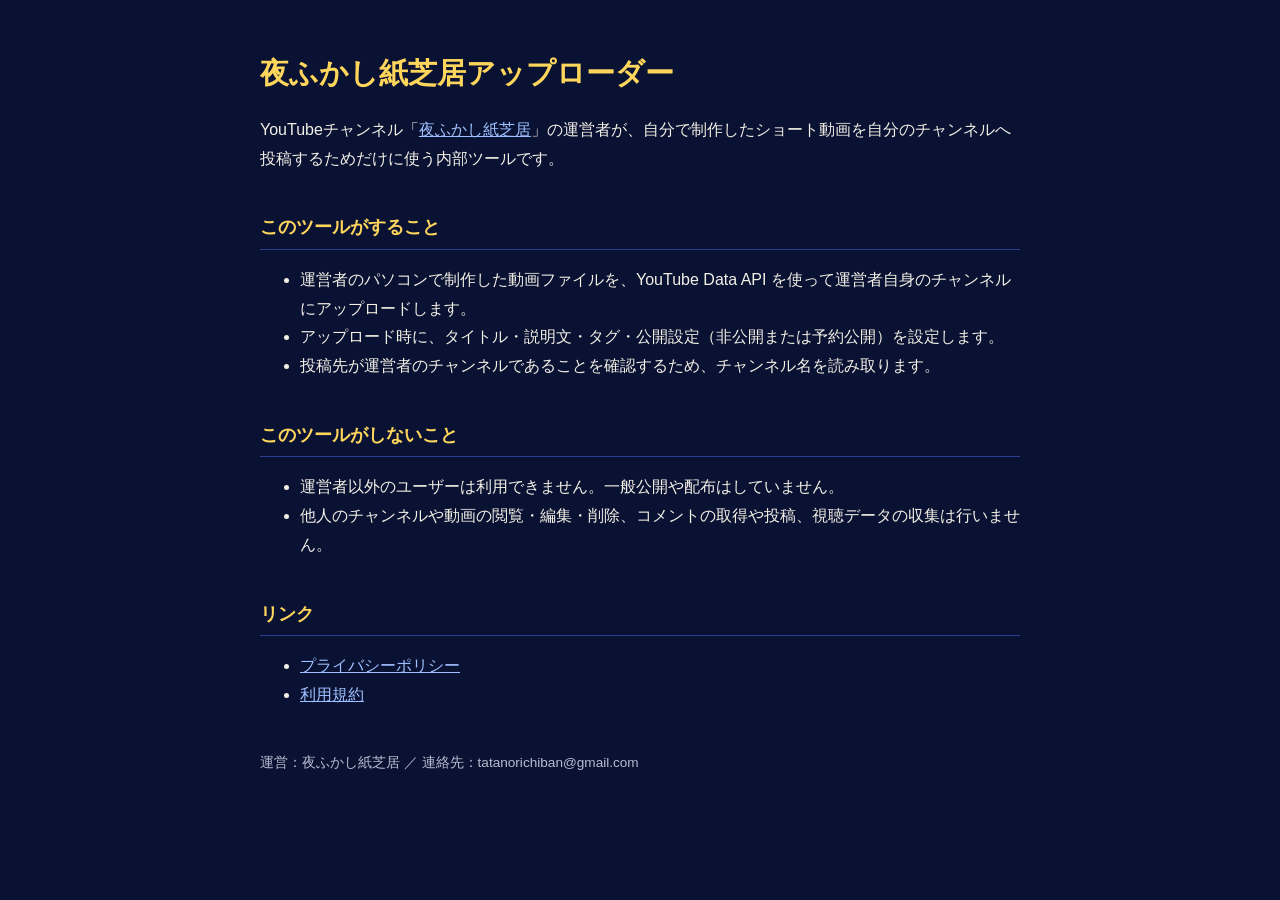
<file: index.html>
<!doctype html>
<html lang="ja">
<head>
<meta charset="utf-8">
<meta name="viewport" content="width=device-width,initial-scale=1">
<title>夜ふかし紙芝居アップローダー</title>
<link rel="stylesheet" href="style.css">
</head>
<body><main>
<h1>夜ふかし紙芝居アップローダー</h1>
<p>YouTubeチャンネル「<a href="https://www.youtube.com/@yofukashi_kamishibai">夜ふかし紙芝居</a>」の運営者が、自分で制作したショート動画を自分のチャンネルへ投稿するためだけに使う内部ツールです。</p>

<h2>このツールがすること</h2>
<ul>
<li>運営者のパソコンで制作した動画ファイルを、YouTube Data API を使って運営者自身のチャンネルにアップロードします。</li>
<li>アップロード時に、タイトル・説明文・タグ・公開設定（非公開または予約公開）を設定します。</li>
<li>投稿先が運営者のチャンネルであることを確認するため、チャンネル名を読み取ります。</li>
</ul>

<h2>このツールがしないこと</h2>
<ul>
<li>運営者以外のユーザーは利用できません。一般公開や配布はしていません。</li>
<li>他人のチャンネルや動画の閲覧・編集・削除、コメントの取得や投稿、視聴データの収集は行いません。</li>
</ul>

<h2>リンク</h2>
<ul>
<li><a href="privacy.html">プライバシーポリシー</a></li>
<li><a href="terms.html">利用規約</a></li>
</ul>

<footer>運営：夜ふかし紙芝居 ／ 連絡先：tatanorichiban@gmail.com</footer>
</main></body>
</html>
</file>
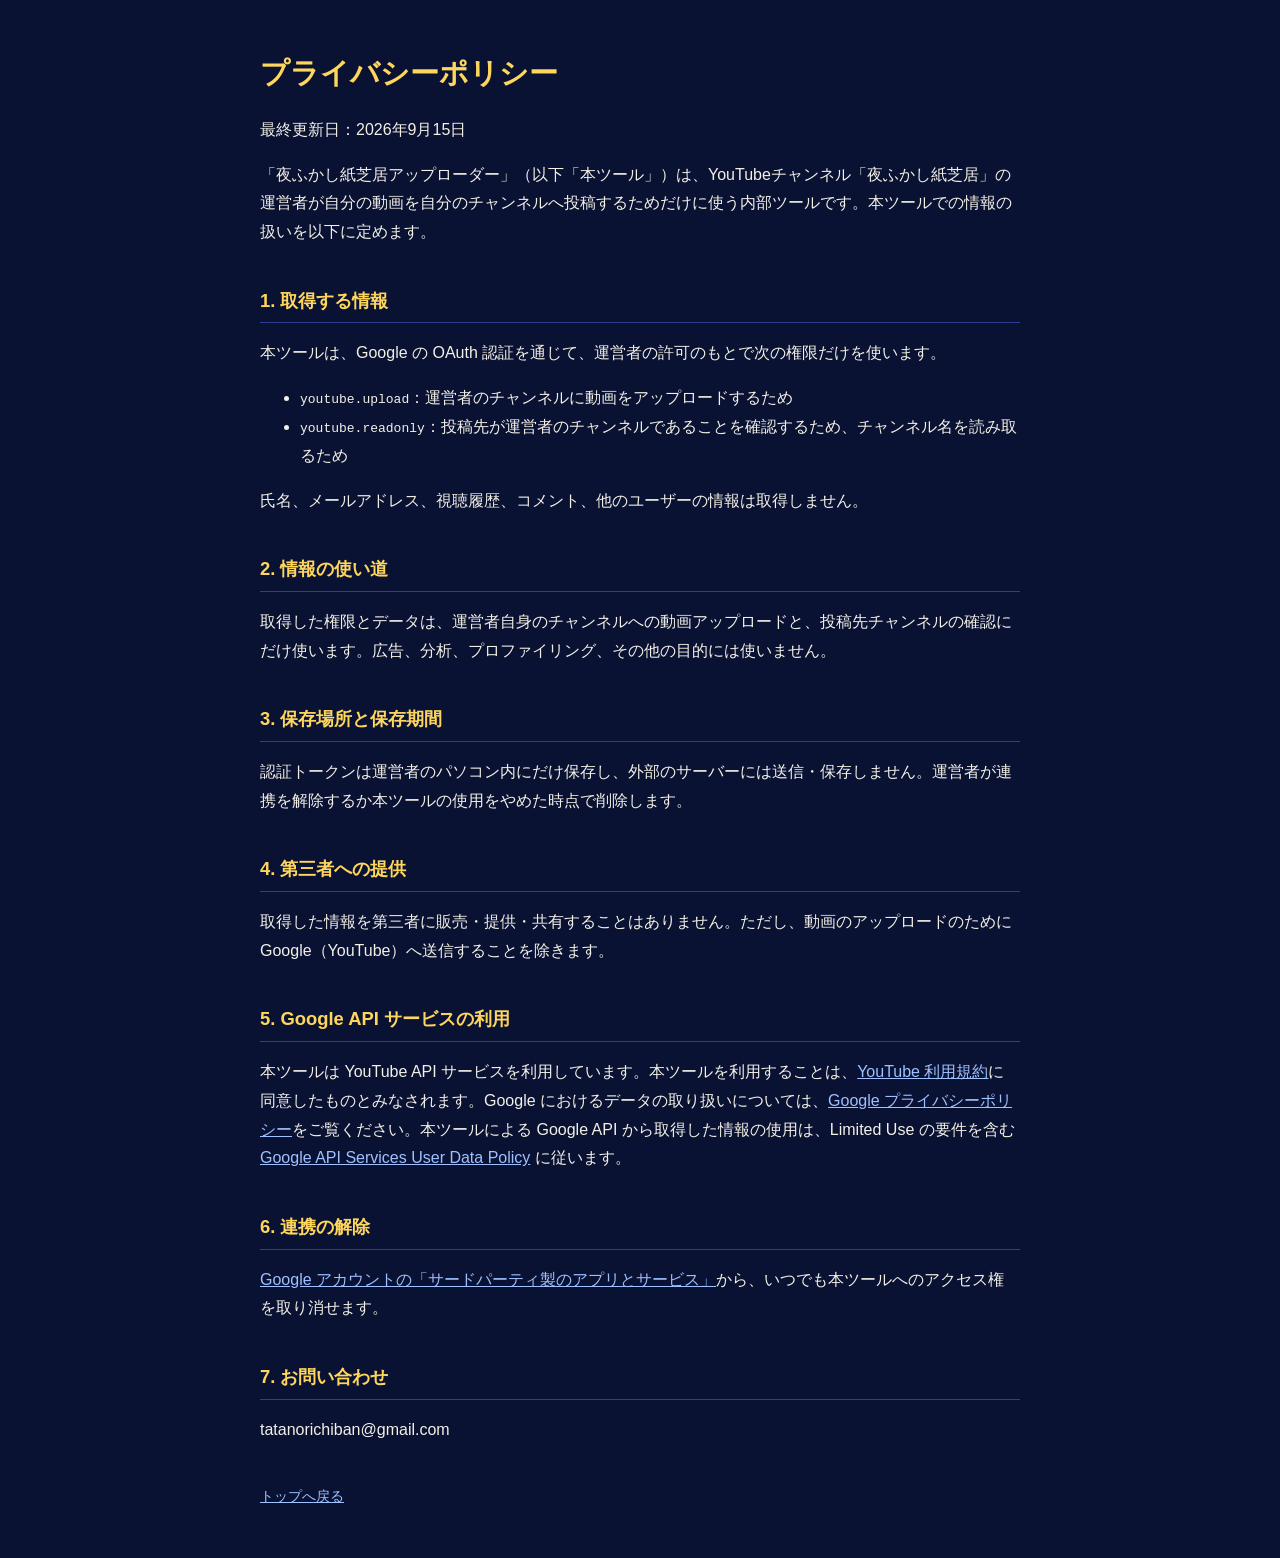
<file: privacy.html>
<!doctype html>
<html lang="ja">
<head>
<meta charset="utf-8">
<meta name="viewport" content="width=device-width,initial-scale=1">
<title>プライバシーポリシー｜夜ふかし紙芝居アップローダー</title>
<link rel="stylesheet" href="style.css">
</head>
<body><main>
<h1>プライバシーポリシー</h1>
<p>最終更新日：2026年9月15日</p>
<p>「夜ふかし紙芝居アップローダー」（以下「本ツール」）は、YouTubeチャンネル「夜ふかし紙芝居」の運営者が自分の動画を自分のチャンネルへ投稿するためだけに使う内部ツールです。本ツールでの情報の扱いを以下に定めます。</p>

<h2>1. 取得する情報</h2>
<p>本ツールは、Google の OAuth 認証を通じて、運営者の許可のもとで次の権限だけを使います。</p>
<ul>
<li><code>youtube.upload</code>：運営者のチャンネルに動画をアップロードするため</li>
<li><code>youtube.readonly</code>：投稿先が運営者のチャンネルであることを確認するため、チャンネル名を読み取るため</li>
</ul>
<p>氏名、メールアドレス、視聴履歴、コメント、他のユーザーの情報は取得しません。</p>

<h2>2. 情報の使い道</h2>
<p>取得した権限とデータは、運営者自身のチャンネルへの動画アップロードと、投稿先チャンネルの確認にだけ使います。広告、分析、プロファイリング、その他の目的には使いません。</p>

<h2>3. 保存場所と保存期間</h2>
<p>認証トークンは運営者のパソコン内にだけ保存し、外部のサーバーには送信・保存しません。運営者が連携を解除するか本ツールの使用をやめた時点で削除します。</p>

<h2>4. 第三者への提供</h2>
<p>取得した情報を第三者に販売・提供・共有することはありません。ただし、動画のアップロードのために Google（YouTube）へ送信することを除きます。</p>

<h2>5. Google API サービスの利用</h2>
<p>本ツールは YouTube API サービスを利用しています。本ツールを利用することは、<a href="https://www.youtube.com/t/terms">YouTube 利用規約</a>に同意したものとみなされます。Google におけるデータの取り扱いについては、<a href="https://policies.google.com/privacy">Google プライバシーポリシー</a>をご覧ください。本ツールによる Google API から取得した情報の使用は、Limited Use の要件を含む <a href="https://developers.google.com/terms/api-services-user-data-policy">Google API Services User Data Policy</a> に従います。</p>

<h2>6. 連携の解除</h2>
<p><a href="https://myaccount.google.com/permissions">Google アカウントの「サードパーティ製のアプリとサービス」</a>から、いつでも本ツールへのアクセス権を取り消せます。</p>

<h2>7. お問い合わせ</h2>
<p>tatanorichiban@gmail.com</p>

<footer><a href="index.html">トップへ戻る</a></footer>
</main></body>
</html>
</file>
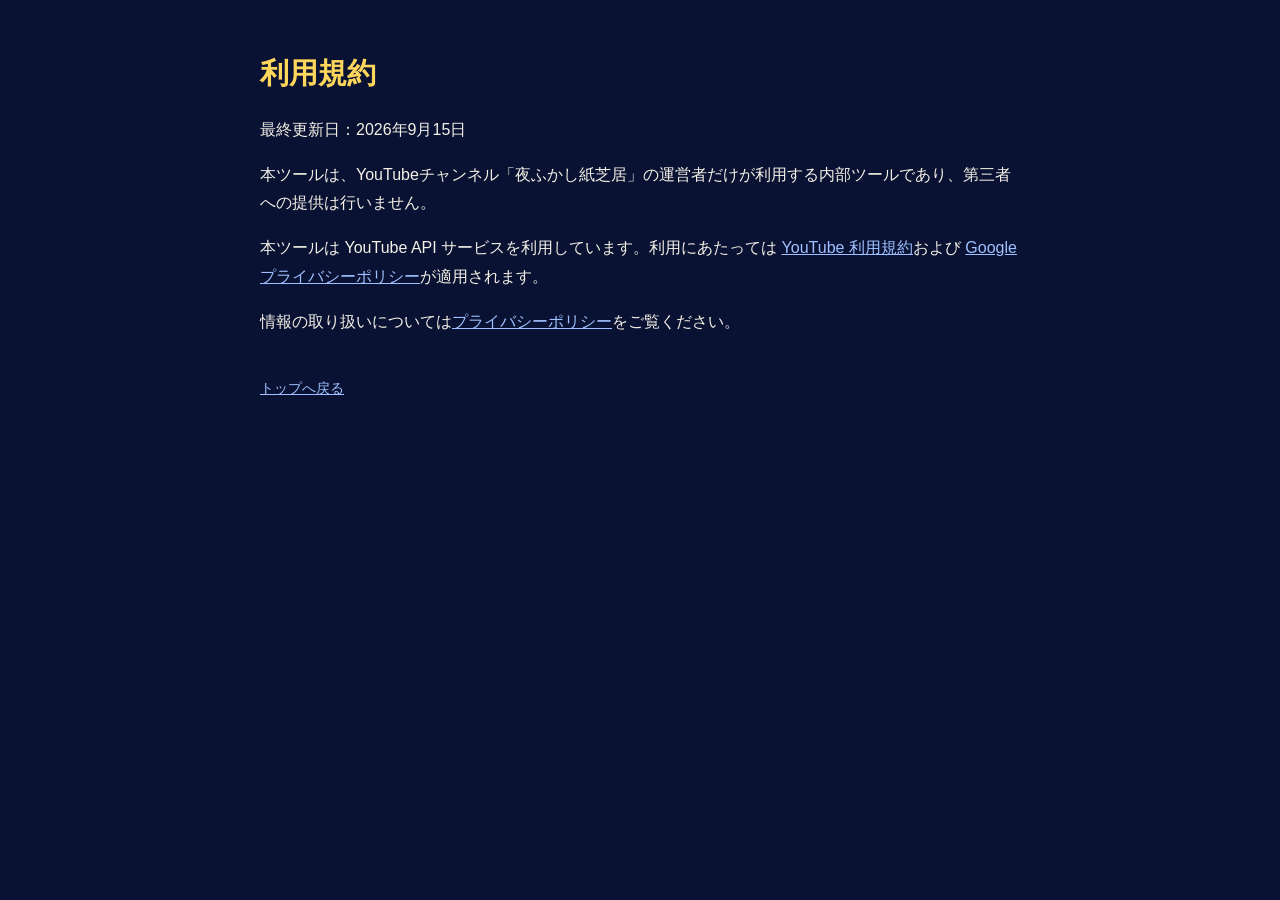
<file: terms.html>
<!doctype html>
<html lang="ja">
<head>
<meta charset="utf-8">
<meta name="viewport" content="width=device-width,initial-scale=1">
<title>利用規約｜夜ふかし紙芝居アップローダー</title>
<link rel="stylesheet" href="style.css">
</head>
<body><main>
<h1>利用規約</h1>
<p>最終更新日：2026年9月15日</p>
<p>本ツールは、YouTubeチャンネル「夜ふかし紙芝居」の運営者だけが利用する内部ツールであり、第三者への提供は行いません。</p>
<p>本ツールは YouTube API サービスを利用しています。利用にあたっては <a href="https://www.youtube.com/t/terms">YouTube 利用規約</a>および <a href="https://policies.google.com/privacy">Google プライバシーポリシー</a>が適用されます。</p>
<p>情報の取り扱いについては<a href="privacy.html">プライバシーポリシー</a>をご覧ください。</p>
<footer><a href="index.html">トップへ戻る</a></footer>
</main></body>
</html>
</file>
<file: style.css>
body{margin:0;background:#0a1233;color:#f3f0e6;font-family:"Hiragino Kaku Gothic ProN","Meiryo",sans-serif;line-height:1.8}
main{max-width:760px;margin:0 auto;padding:48px 20px}
h1{color:#ffd65c;font-size:1.8rem;margin:0 0 .5em}
h2{color:#ffd65c;font-size:1.15rem;margin-top:2em;border-bottom:1px solid #2a3f8f;padding-bottom:.3em}
a{color:#9fc1ff}
footer{margin-top:3em;font-size:.85rem;color:#b8bcd0}
</file>
